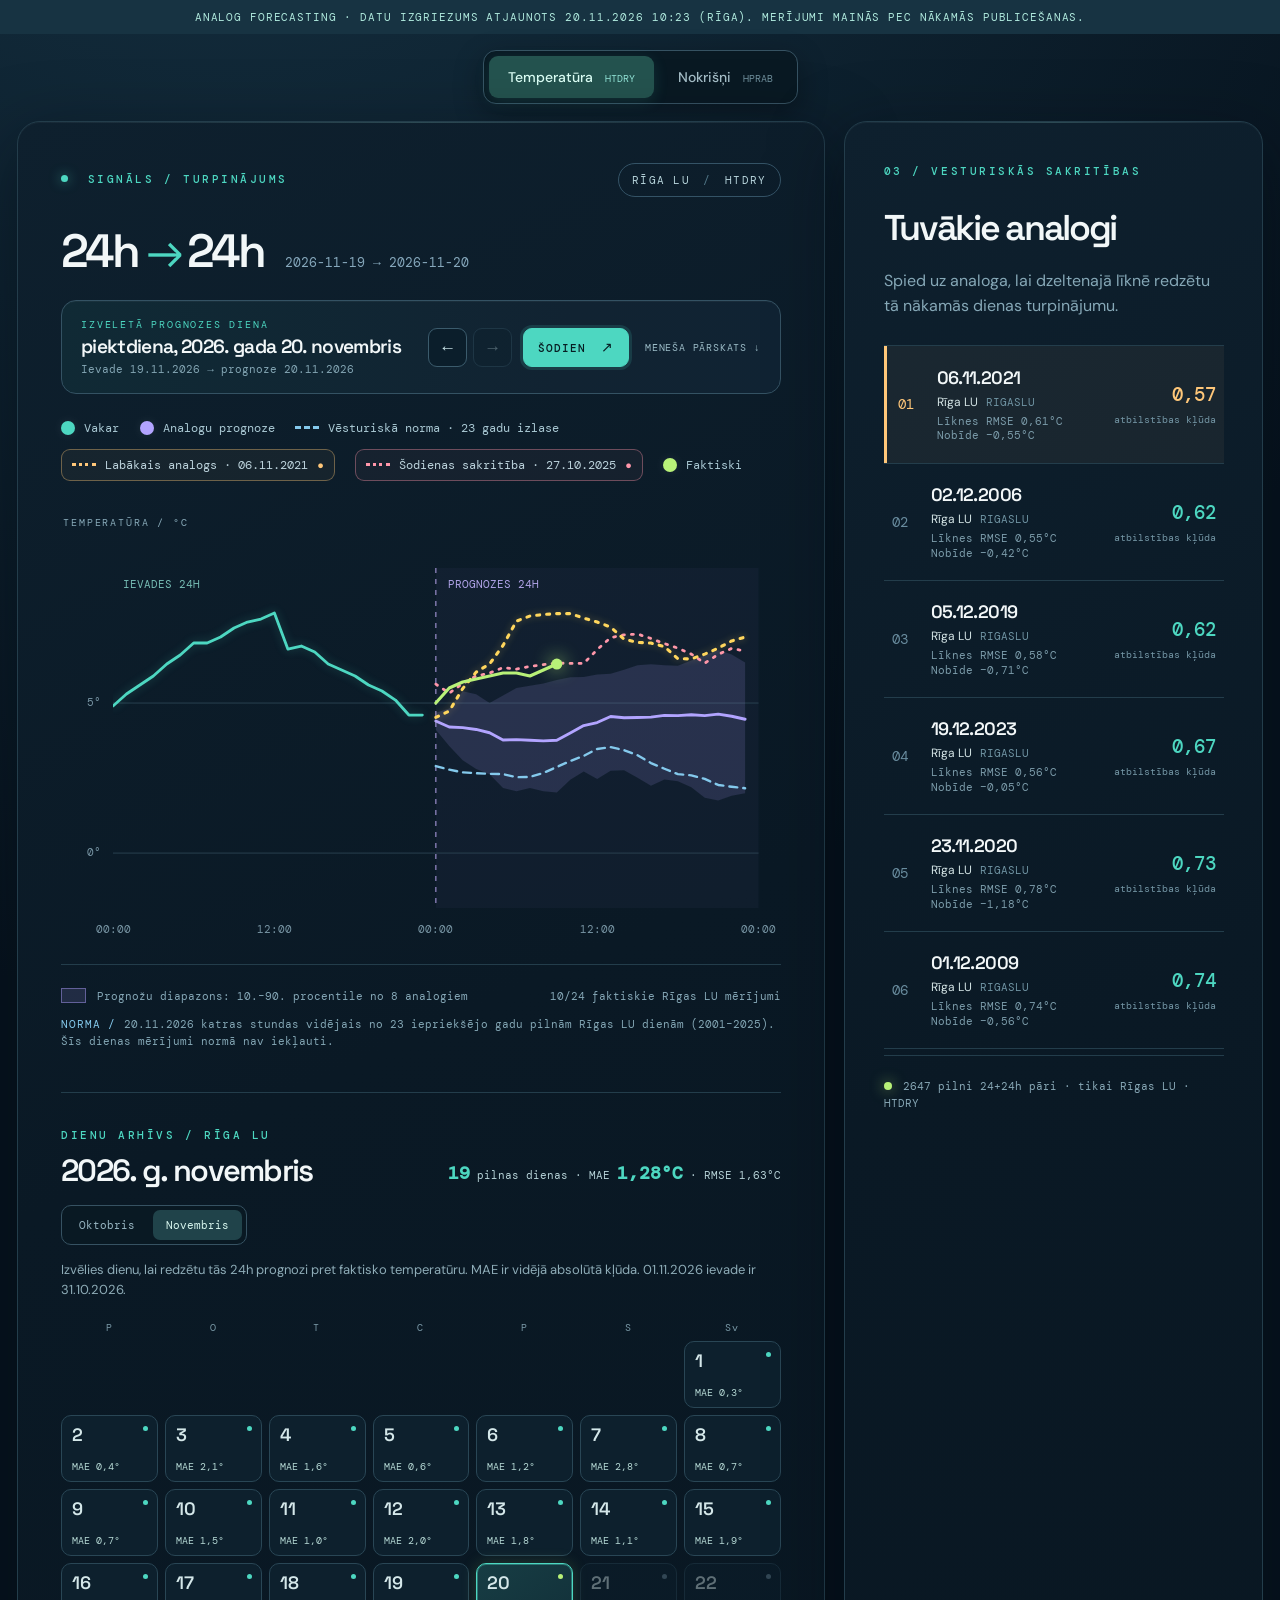
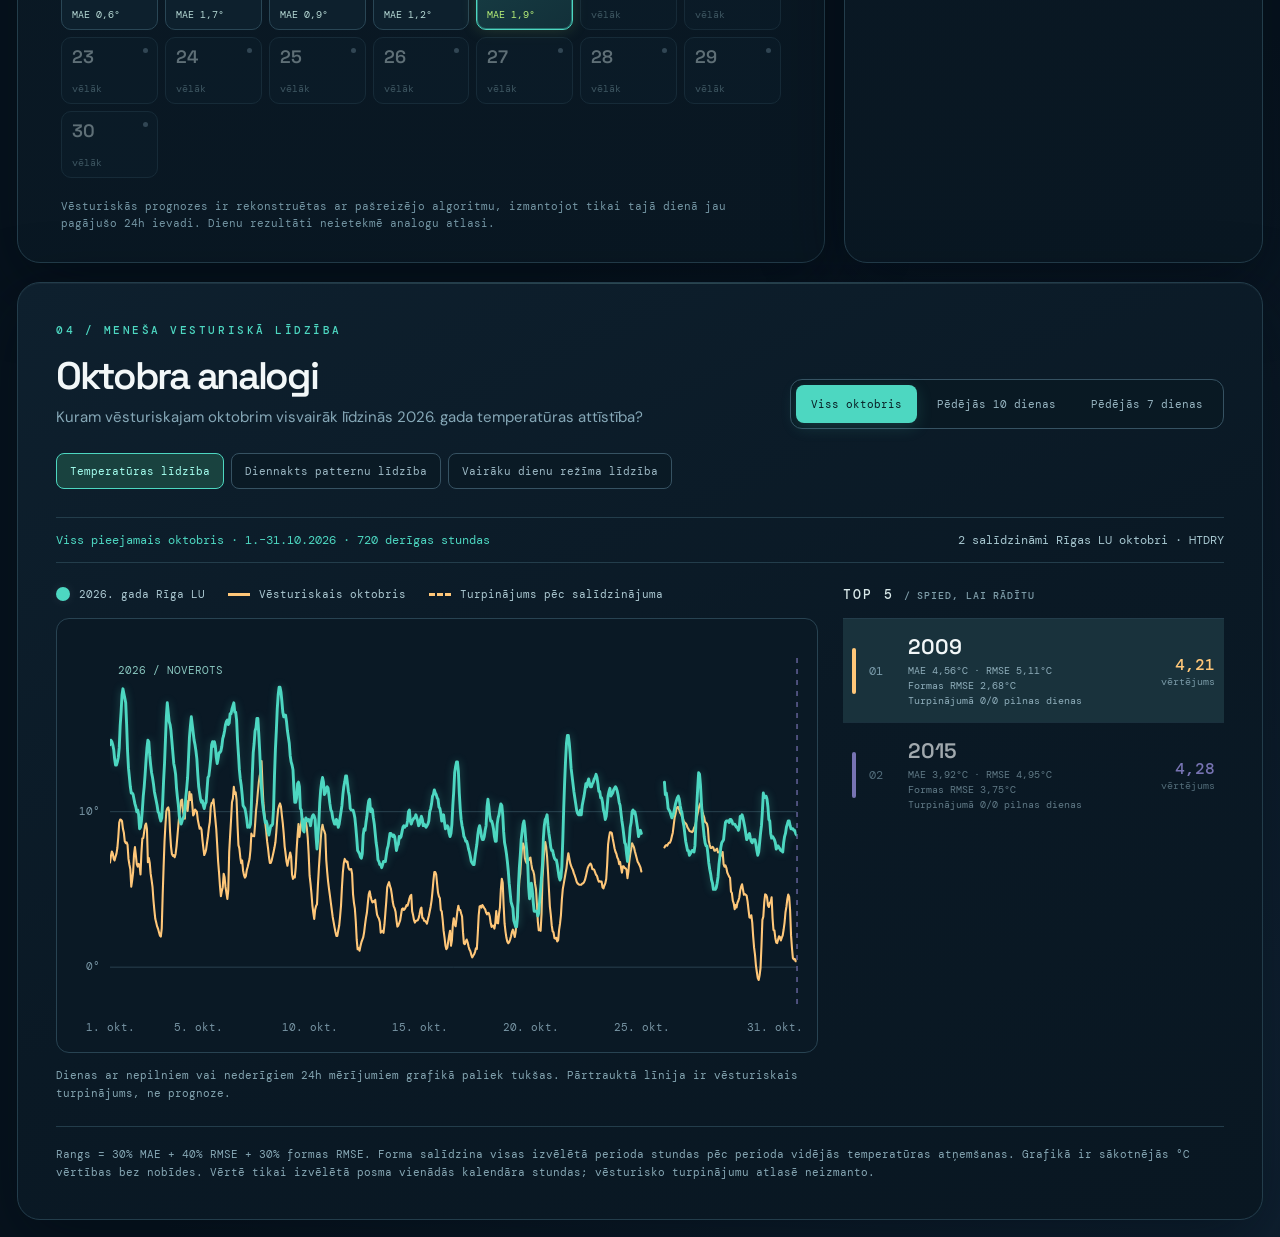
<file: site/index.html>
<!doctype html>
<html lang="lv">
<head>
  <meta charset="utf-8">
  <meta name="viewport" content="width=device-width, initial-scale=1">
  <meta name="theme-color" content="#07131e">
  <link rel="icon" href="data:image/svg+xml,%3Csvg xmlns='http://www.w3.org/2000/svg' viewBox='0 0 64 64'%3E%3Crect width='64' height='64' rx='13' fill='%230d1c29'/%3E%3Cpath d='M11 39l12-15 10 11 9-18 11 8' fill='none' stroke='%234dd7c1' stroke-width='5' stroke-linecap='round' stroke-linejoin='round'/%3E%3C/svg%3E">
  <title>Analog Forecasting | Rīgas LU temperatūras un nokrišņu analogi</title>
  <meta name="description" content="Rīgas LU temperatūras un nokrišņu vēsturiskie analogi.">
  <link rel="stylesheet" href="./style.css">
  <link rel="stylesheet" href="./precip.css">
</head>
<body>
  <script>window.WEATHER_STATIC_SNAPSHOT = true;</script>
  <div class="snapshot-banner">ANALOG FORECASTING · DATU IZGRIEZUMS ATJAUNOTS 20.11.2026 10:23 (RĪGA). MĒRĪJUMI MAINĀS PĒC NĀKAMĀS PUBLICĒŠANAS.</div>
  <nav class="weather-mode" role="group" aria-label="Meteoroloģiskais rādītājs">
    <button type="button" id="modeTemperature" aria-pressed="true">Temperatūra <span>HTDRY</span></button>
    <button type="button" id="modePrecipitation" aria-pressed="false">Nokrišņi <span>HPRAB</span></button>
  </nav>
  <main id="temperatureShell" class="shell" aria-label="Rīgas LU temperatūras analogi">
    <div class="analysis-grid">
      <section class="panel forecast-panel" aria-labelledby="forecast-title">
        <div class="panel-topline"><span class="eyebrow"><span class="live-pip"></span> SIGNĀLS / TURPINĀJUMS</span><span class="source-pill">RĪGA LU <span class="pill-separator">/</span> HTDRY</span></div>
        <div class="chart-title-row"><h1 id="forecast-title">24h <span class="arrow">→</span> 24h</h1><span id="forecastDayLabel" class="date-range">—</span></div>
        <div class="date-navigator" aria-label="Prognozes dienas pārslēgšana">
          <div class="date-readout"><span>IZVĒLĒTĀ PROGNOZES DIENA</span><strong id="selectedDateLabel">Ielādē…</strong><small id="dateContext">24h ievade → nākamās 24h</small></div>
          <div class="date-controls"><button type="button" id="previousDay" aria-label="Iepriekšējā diena">←</button><button type="button" id="nextDay" aria-label="Nākamā diena">→</button><button type="button" id="todayButton" class="today-button">ŠODIEN <span aria-hidden="true">↗</span></button></div>
          <a class="month-jump" href="#monthReview">MĒNEŠA PĀRSKATS ↓</a>
        </div>
        <div class="chart-labels" aria-label="Grafika līkņu skaidrojums">
          <span><i class="swatch teal"></i><span id="inputLegendLabel">Rīga LU ievade</span></span>
          <span><i class="swatch violet"></i>Analogu prognoze</span>
          <span id="normalLegend" hidden><i class="swatch normal"></i><span id="normalLabel">Vēsturiskā norma</span></span>
          <button type="button" id="toggleSelectedAnalog" class="legend-toggle analog-toggle" aria-pressed="true" hidden title="Rādīt vai paslēpt izvēlētā analoga turpinājumu"><i class="swatch best"></i><span id="bestAnalogueLabel">Izvēlētais analogs</span><span class="toggle-indicator" aria-hidden="true">●</span></button>
          <button type="button" id="toggleTodayMatch" class="legend-toggle" aria-pressed="true" hidden title="Rādīt vai paslēpt pēc fakta atrasto šodienas sakritību"><i class="swatch today-match"></i><span id="observedMatchLabel">Šodienas sakritība</span><span class="toggle-indicator" aria-hidden="true">●</span></button>
          <span><i class="swatch lime"></i>Faktiski</span>
        </div>
        <div class="chart-frame forecast-frame"><div class="axis-label">TEMPERATŪRA / °C</div><canvas id="forecastChart" aria-label="Vakardienas temperatūra, prognoze, analogi un faktiskie mērījumi"></canvas><div class="chart-tooltip" id="forecastTooltip"></div></div>
        <div class="forecast-chart-footer"><div><span class="shade-key"></span><span>Prognožu diapazons: 10.–90. procentile no 8 analogiem</span></div><div id="actualStatus">Gaida mērījumus</div></div>
        <p id="normalContext" class="normal-context" hidden></p>
        <section id="monthReview" class="month-review" aria-labelledby="monthTitle">
          <div class="month-review-heading"><div><span class="eyebrow">DIENU ARHĪVS / RĪGA LU</span><h2 id="monthTitle">Ielādē…</h2></div><div id="monthSummary" class="month-summary">Aprēķina mēneša pārskatu…</div></div>
          <div class="month-tabs" role="group" aria-label="Dienu arhīva mēnesis"><button type="button" data-review-month="2026-10" aria-pressed="false">Oktobris</button><button type="button" data-review-month="2026-11" aria-pressed="false">Novembris</button></div>
          <p id="monthIntro" class="month-intro">Izvēlies dienu, lai redzētu tās 24h prognozi pret faktisko temperatūru. MAE ir vidējā absolūtā kļūda.</p>
          <div class="month-weekdays" aria-hidden="true"><span>P</span><span>O</span><span>T</span><span>C</span><span>P</span><span>S</span><span>Sv</span></div>
          <div id="monthGrid" class="month-grid" role="group" aria-label="Mēneša dienas"><div class="month-loading">Ielādē dienas…</div></div>
          <p class="month-footnote">Vēsturiskās prognozes ir rekonstruētas ar pašreizējo algoritmu, izmantojot tikai tajā dienā jau pagājušo 24h ievadi. Dienu rezultāti neietekmē analogu atlasi.</p>
        </section>
      </section>
      <aside class="panel matches-panel" aria-labelledby="matches-title">
        <div class="matches-title"><p class="eyebrow">03 / VĒSTURISKĀS SAKRITĪBAS</p><h2 id="matches-title">Tuvākie analogi</h2><p>Spied uz analoga, lai dzeltenajā līknē redzētu tā nākamās dienas turpinājumu.</p></div>
        <div id="matches" class="matches-list"><div class="loading">Meklējam pilnās HTDRY dienas…</div></div>
        <div class="matches-bottom"><span class="mini-dot"></span><span id="candidateSources">Ievade un analogi tikai no Rīgas LU · HTDRY</span></div>
      </aside>
    </div>
    <section class="panel october-panel" aria-labelledby="octoberTitle">
      <div class="october-heading">
        <div>
          <p class="eyebrow">04 / MĒNEŠA VĒSTURISKĀ LĪDZĪBA</p>
          <h2 id="octoberTitle">Oktobra analogi</h2>
          <p>Kuram vēsturiskajam oktobrim visvairāk līdzinās 2026. gada temperatūras attīstība?</p>
        </div>
        <div class="october-periods" role="group" aria-label="Oktobra salīdzināšanas periods">
          <button type="button" data-october-period="all" aria-pressed="true">Viss oktobris</button>
          <button type="button" data-october-period="10" aria-pressed="false">Pēdējās 10 dienas</button>
          <button type="button" data-october-period="7" aria-pressed="false">Pēdējās 7 dienas</button>
        </div>
      </div>
      <div class="october-methods" role="group" aria-label="Oktobru līdzības vērtēšanas metode">
        <button type="button" data-october-method="temperature" aria-pressed="true">Temperatūras līdzība</button>
        <button type="button" data-october-method="profile" aria-pressed="false">Diennakts patternu līdzība</button>
        <button type="button" data-october-method="regime" aria-pressed="false">Vairāku dienu režīma līdzība</button>
      </div>
      <div class="october-info"><span id="octoberWindow">Ielādē oktobra salīdzinājumu…</span><span id="octoberCandidateCount"></span></div>
      <div class="october-layout">
        <div class="october-plot">
          <div class="october-legend"><span><i class="swatch teal"></i>2026. gada Rīga LU</span><span><i class="october-line-key"></i>Vēsturiskais oktobris</span><span><i class="october-line-key dashed"></i>Turpinājums pēc salīdzinājuma</span></div>
          <div class="october-chart-frame"><canvas id="octoberChart" aria-label="2026. gada oktobra temperatūra un izvēlēto vēsturisko oktobru līknes"></canvas><div class="chart-tooltip" id="octoberTooltip"></div></div>
          <p class="october-chart-note">Dienas ar nepilniem vai nederīgiem 24h mērījumiem grafikā paliek tukšas. Pārtrauktā līnija ir vēsturiskais turpinājums, ne prognoze.</p>
        </div>
        <aside class="october-results" aria-label="Pieci līdzīgākie vēsturiskie oktobri">
          <h3>TOP 5 <span>/ SPIED, LAI RĀDĪTU</span></h3>
          <div id="octoberMatches" class="october-matches"><p class="loading">Meklējam vēsturiskos oktobrus…</p></div>
        </aside>
      </div>
      <p class="october-method" id="octoberMethodExplanation">Rangs = 30% MAE + 40% RMSE + 30% formas RMSE. Forma salīdzina stundu līknes pēc katra perioda vidējās temperatūras atņemšanas. Vēsturiskās līknes rāda sākotnējās °C vērtības bez nobīdes. Vērtē tikai vienādas kalendāra stundas izvēlētajā posmā; turpmākās dienas atlasē nepiedalās.</p>
    </section>
  </main>
  <main id="precipitationShell" class="shell precip-shell" aria-label="Rīgas LU nokrišņu analogi" hidden>
    <section class="panel precip-head">
      <div><p class="eyebrow"><span class="live-pip"></span> RĪGA LU / CLIDATA HPRAB</p><h1>Nokrišņu analogi</h1><p>Stundas nokrišņu summa milimetros. Tikai pilnas Rīgas LU 24h dienas, bez iztrūkumu aizpildīšanas.</p></div>
      <span class="source-pill">RIGASLU <span class="pill-separator">/</span> HPRAB</span>
    </section>
    <section class="panel precip-forecast-panel" aria-labelledby="precipForecastTitle">
      <div class="precip-section-heading"><div><p class="eyebrow">01 / EKSPERIMENTĀLA PROGNOZE</p><h2 id="precipForecastTitle">24h <span class="arrow">→</span> 24h</h2><p>Vēsturisko nokrišņu dienu turpinājumi. Scenāriju diapazons ir analogu izkliede, ne kalibrēts ticamības intervāls.</p></div><div class="precip-date-control"><label for="precipDate">PROGNOZES DIENA</label><input id="precipDate" type="date"><button type="button" id="precipToday">ŠODIEN ↗</button></div></div>
      <div class="precip-kpis"><div><span>ANALOGU VĒRTĒJUMS ≥1 mm</span><strong id="precipChance">—</strong></div><div><span>SAGAIDĀMĀ SUMMA</span><strong id="precipExpected">—</strong></div><div><span>SCENĀRIJI / 10.–90. PROCENTILE</span><strong id="precipScenarios">—</strong></div></div>
      <div class="precip-chart-title"><span>STUNDAS SUMMA / mm</span><span>Stabiņi: analogi un faktiskie · līnija: slapjo analogu svaru daļa</span></div>
      <div class="precip-canvas-wrap"><canvas id="precipForecastChart" aria-label="24 stundu nokrišņu scenārijs, slapjo analogu daļa un faktiskie mērījumi"></canvas></div>
      <div class="precip-legend"><span><i class="precip-key violet"></i>Analogu vidējais</span><span><i class="precip-key lime"></i>Faktiski</span><span><i class="precip-key teal line"></i>Slapjo analogu daļa</span></div>
      <p id="precipForecastStatus" class="october-chart-note">Ielādē nokrišņu prognozi…</p>
      <details class="precip-forecast-details"><summary>8 izmantotie vēsturiskie analogi</summary><div id="precipForecastMatches"></div></details>
    </section>
    <section class="panel precip-october-panel" aria-labelledby="precipOctoberTitle">
      <div class="precip-section-heading"><div><p class="eyebrow">02 / VĒSTURISKAIS OKTOBRIS</p><h2 id="precipOctoberTitle">Oktobra analogi</h2><p>2026. gada nokrišņu daudzums un ritms pret iepriekšējiem Rīgas LU oktobriem.</p></div><div class="october-periods" role="group" aria-label="Nokrišņu salīdzināšanas periods"><button type="button" data-precip-period="all" aria-pressed="true">Viss oktobris</button><button type="button" data-precip-period="10" aria-pressed="false">Pēdējās 10 dienas</button><button type="button" data-precip-period="7" aria-pressed="false">Pēdējās 7 dienas</button></div></div>
      <div class="october-methods" role="group" aria-label="Nokrišņu līdzības metode"><button type="button" data-precip-method="amount" aria-pressed="true">Nokrišņu daudzums</button><button type="button" data-precip-method="episodes" aria-pressed="false">Nokrišņu epizodes</button><button type="button" data-precip-method="rhythm" aria-pressed="false">Sausuma / nokrišņu ritms</button></div>
      <div class="october-info"><span id="precipWindow">Ielādē oktobra datus…</span><span id="precipCandidates"></span></div>
      <div class="precip-october-grid"><div class="precip-plots"><div class="precip-plot-card"><h3>Diennakts nokrišņu summa <small>mm / dienā</small></h3><div class="precip-canvas-wrap"><canvas id="precipDailyChart" aria-label="Oktobra diennakts nokrišņu stabiņi"></canvas></div></div><div class="precip-plot-card"><h3>Mēneša kumulatīvie nokrišņi <small>mm</small></h3><div class="precip-canvas-wrap"><canvas id="precipCumulativeChart" aria-label="2026. un vēsturiskā oktobra uzkrāto nokrišņu līknes"></canvas></div></div><div class="precip-plot-card"><div class="precip-hour-head"><h3>Stundas intensitāte <small>mm / stundā</small></h3><label>Datums <select id="precipHourDay"></select></label></div><div class="precip-canvas-wrap"><canvas id="precipHourlyChart" aria-label="Izvēlētās oktobra dienas nokrišņi pa stundām"></canvas></div></div><p class="october-chart-note">Iekrāsotā zona ir pēc salīdzinājuma robežas. Turpinājuma stabiņi un līkne ir vēsturiski novērojumi; tie nepiedalās rangā.</p></div><aside class="october-results"><h3>TOP 5 <span>/ IZVĒLIES GADU GRAFIKIEM</span></h3><div id="precipMatches" class="october-matches"></div></aside></div>
      <p id="precipMethodExplanation" class="october-method"></p>
    </section>
  </main>
  <script type="module" src="./app.js"></script>
  <script type="module" src="./precip.js"></script>
</body>
</html>
</file>
<file: site/style.css>
@import url('https://fonts.googleapis.com/css2?family=DM+Mono:wght@400;500&family=DM+Sans:wght@400;500;600;700&family=Space+Grotesk:wght@400;500;600;700&display=swap');
:root{color-scheme:dark;--bg:#07131e;--panel:#0c1b28;--line:#233d4b;--text:#f2f7f8;--muted:#86a8b7;--teal:#4dd7c1;--lime:#b8f178;--violet:#b2a4ff;--amber:#ffc779;--coral:#ff96aa;--mono:'DM Mono',Consolas,monospace;--display:'Space Grotesk',Arial,sans-serif;--sans:'DM Sans',Arial,sans-serif}
*{box-sizing:border-box}html{min-height:100%}body{margin:0;min-height:100vh;background:radial-gradient(circle at 18% -12%,#153142 0,transparent 40%),radial-gradient(circle at 95% 95%,#102233 0,transparent 36%),var(--bg);color:var(--text);font-family:var(--sans)}
.shell{width:min(100%,1900px);margin:0 auto;padding:clamp(12px,1.3vw,28px);min-height:100vh;display:flex;align-items:stretch}.analysis-grid{display:grid;width:100%;grid-template-columns:minmax(0,1.93fr) minmax(360px,1fr);gap:clamp(12px,1.5vw,28px)}
.panel{min-width:0;position:relative;overflow:hidden;background:linear-gradient(155deg,#0e202e 0%,#0a1925 52%,#091722 100%);border:1px solid var(--line);border-radius:23px;box-shadow:0 22px 70px #020a1280,inset 0 1px #ffffff08}.panel:before{content:'';position:absolute;inset:0 0 auto;height:1px;background:linear-gradient(90deg,transparent,#6baaa944,transparent);pointer-events:none}
.forecast-panel{padding:clamp(28px,3.2vw,64px) clamp(26px,3.4vw,68px) clamp(24px,2.4vw,42px);display:flex;flex-direction:column}.matches-panel{padding:clamp(28px,3.2vw,64px) clamp(28px,3vw,58px) clamp(24px,2.4vw,42px);display:flex;flex-direction:column}
.panel-topline{display:flex;align-items:center;justify-content:space-between;gap:12px;margin-bottom:clamp(24px,2.5vw,46px)}.eyebrow{margin:0;color:var(--teal);font:500 clamp(11px,.83vw,15px) var(--mono);letter-spacing:.23em;line-height:1.5}.live-pip{display:inline-block;width:7px;height:7px;margin:0 10px 1px 0;border-radius:50%;background:var(--teal);box-shadow:0 0 12px #4dd7c199}.source-pill{border:1px solid #345366;border-radius:100px;padding:9px 13px;color:#b8d5dc;font:11px var(--mono);letter-spacing:.12em;white-space:nowrap}.pill-separator{color:#527889;margin:0 5px}
.chart-title-row{display:flex;align-items:baseline;gap:clamp(16px,1.7vw,32px);flex-wrap:wrap}.chart-title-row h1{font:600 clamp(40px,3.65vw,73px)/.98 var(--display);letter-spacing:-.07em;margin:0}.arrow{color:var(--teal);font-weight:400;letter-spacing:-.1em}.date-range{color:#86a8bc;font:clamp(13px,1vw,18px) var(--mono);white-space:nowrap}
.chart-labels{display:flex;align-content:flex-start;align-items:center;flex-wrap:wrap;gap:13px clamp(18px,1.6vw,31px);margin-top:clamp(36px,3vw,62px);min-height:55px}.chart-labels>span{display:inline-flex;align-items:center;color:#aac9d4;font:clamp(12px,.85vw,16px) var(--mono);white-space:nowrap}.swatch{display:inline-block;flex:none;width:14px;height:14px;margin-right:9px;border-radius:50%;box-shadow:0 0 12px #ffffff16}.swatch.teal{background:var(--teal)}.swatch.violet{background:var(--violet)}.swatch.lime{background:var(--lime)}.swatch.best,.swatch.today-match{width:24px;height:0;border-top:3px dotted var(--amber);border-radius:0;box-shadow:none}.swatch.today-match{border-color:var(--coral)}
.chart-labels>[hidden]{display:none}.legend-toggle{display:inline-flex;align-items:center;gap:0;border:1px solid #ff96aa60;border-radius:9px;background:#ff96aa0b;color:#bcd3dc;padding:7px 10px;font:clamp(12px,.85vw,16px) var(--mono);cursor:pointer;transition:opacity .2s,border-color .2s,background .2s}.legend-toggle:hover{border-color:var(--coral);background:#ff96aa1c}.legend-toggle:focus-visible,.match:focus-visible{outline:2px solid var(--amber);outline-offset:2px}.legend-toggle.is-off{opacity:.47}.toggle-indicator{margin-left:9px;color:var(--coral);font-size:11px}.legend-toggle.is-off .toggle-indicator{color:#607888}
.chart-frame{position:relative}.forecast-frame{height:clamp(440px,49vw,710px);margin:clamp(28px,2.7vw,50px) 0 0;flex:1;min-height:440px}.chart-frame canvas{display:block;width:100%;height:100%;cursor:crosshair;touch-action:pan-y}.axis-label{position:absolute;top:0;left:2px;pointer-events:none;color:#88aab9;font:clamp(10px,.8vw,14px) var(--mono);letter-spacing:.18em}.chart-tooltip{display:none;position:absolute;z-index:4;pointer-events:none;min-width:180px;max-width:min(300px,80vw);padding:14px 17px;background:#193140f5;border:1px solid #587f8d;border-radius:12px;box-shadow:0 14px 36px #000a;color:#f0faf9;font:13px/1.7 var(--mono);backdrop-filter:blur(12px)}.chart-tooltip strong{font-size:15px}
.forecast-chart-footer{display:flex;align-items:center;justify-content:space-between;gap:12px 22px;flex-wrap:wrap;border-top:1px solid var(--line);margin-top:8px;padding-top:clamp(18px,1.8vw,31px);color:var(--muted);font:clamp(11px,.79vw,15px) var(--mono);line-height:1.5}.forecast-chart-footer>div{display:flex;align-items:center;gap:11px}.shade-key{display:inline-block;flex:none;width:25px;height:15px;border:1px solid #ab9afa77;background:#ab9afa22}
.matches-title .eyebrow{margin-bottom:clamp(24px,2.3vw,42px)}.matches-title h2{margin:0;color:var(--text);font:600 clamp(32px,2.8vw,54px)/1.08 var(--display);letter-spacing:-.065em}.matches-title>p:last-child{margin:clamp(20px,1.7vw,32px) 0 clamp(26px,2.1vw,41px);color:var(--muted);font-size:clamp(16px,1.18vw,22px);line-height:1.55}.matches-list{flex:1;min-height:0;max-height:710px;overflow-y:auto;scrollbar-width:thin;scrollbar-color:#365465 transparent}.match{display:grid;width:100%;grid-template-columns:clamp(26px,2vw,40px) minmax(0,1fr) auto;align-items:center;gap:clamp(9px,1vw,19px);padding:clamp(17px,1.5vw,27px) 8px;border:0;border-top:1px solid var(--line);background:transparent;color:inherit;text-align:left;cursor:pointer;transition:background .18s,padding .18s,box-shadow .18s}.match:hover{background:#152a38aa;padding-left:14px}.match.selected{background:#ffc7790e;box-shadow:inset 3px 0 var(--amber);padding-left:14px}.match.selected .match-rank,.match.selected .match-score{color:var(--amber)}.match-detail,.match-date,.match-station,.match-meta{display:block;min-width:0}.match-rank{color:#698c9e;font:clamp(14px,.91vw,18px) var(--mono)}.match-date{font:600 clamp(18px,1.3vw,26px) var(--display);letter-spacing:-.035em}.match-station{margin-top:5px;color:#d5e5e6;font:clamp(12px,.85vw,16px) var(--sans)}.match-station span{color:#6f93a2;font:11px var(--mono);margin-left:5px}.match-meta{margin-top:4px;color:#7b9ba9;font:clamp(11px,.75vw,14px) var(--mono)}.match-score{text-align:right;color:var(--teal);font:500 clamp(19px,1.3vw,26px) var(--mono)}.match-score small{display:block;margin-top:6px;color:#7496a5;font:clamp(10px,.7vw,13px) var(--mono);white-space:nowrap}.matches-bottom{border-top:1px solid var(--line);padding-top:clamp(19px,1.7vw,32px);color:#88a8b6;font:clamp(11px,.8vw,15px)/1.5 var(--mono)}.mini-dot{display:inline-block;width:8px;height:8px;margin-right:11px;border-radius:50%;background:var(--lime);box-shadow:0 0 14px #b8f178a3}.loading{padding:26px 0;color:var(--muted);font:14px var(--mono)}.loading.error{color:#ffabb8}
.match-meta>span{display:block;line-height:1.35}
@media(max-width:1250px){.analysis-grid{grid-template-columns:minmax(0,1.55fr) minmax(330px,1fr)}.forecast-panel,.matches-panel{padding:30px}.chart-labels{margin-top:30px}.forecast-frame{min-height:440px}.match-station span{display:block;margin:3px 0 0}}
@media(max-width:900px){.shell{padding:14px}.analysis-grid{grid-template-columns:1fr;gap:14px}.forecast-panel,.matches-panel{padding:30px}.forecast-frame{height:480px;min-height:480px}.matches-list{display:grid;grid-template-columns:repeat(2,minmax(0,1fr));column-gap:26px;max-height:none;overflow:visible}.matches-bottom{margin-top:20px}.match:nth-child(2){border-top:1px solid var(--line)}}
@media(max-width:760px){.matches-list{display:block}.match-station span{display:inline;margin-left:5px}}
@media(max-width:600px){.shell{padding:8px}.forecast-panel,.matches-panel{padding:22px 18px;border-radius:17px}.panel-topline{margin-bottom:24px}.source-pill{font-size:9px;padding:7px 9px}.chart-title-row h1{font-size:39px}.date-range{font-size:12px}.chart-labels{margin-top:26px;gap:10px 14px}.chart-labels>span{font-size:11px}.forecast-frame{height:390px;min-height:390px;margin-top:28px}.matches-list{display:block}.matches-title h2{font-size:33px}.matches-title>p:last-child{font-size:16px}.match{padding:19px 0}.forecast-chart-footer{display:block}.forecast-chart-footer>div+div{margin-top:8px}}

.date-navigator{display:flex;align-items:center;gap:16px;flex-wrap:wrap;margin-top:26px;padding:17px 19px;background:linear-gradient(100deg,#102a35,#112332 70%,#102333);border:1px solid #345263;border-radius:15px;box-shadow:inset 0 1px #ffffff0a}
.date-readout{display:flex;flex-direction:column;gap:4px;flex:1;min-width:170px}.date-readout>span{color:var(--teal);font:10px var(--mono);letter-spacing:.18em}.date-readout strong{font:600 clamp(19px,1.5vw,28px)/1.2 var(--display);letter-spacing:-.035em}.date-readout small{color:#83a5b3;font:11px var(--mono)}
.date-controls{display:flex;align-items:center;gap:6px}.date-controls button{height:39px;min-width:39px;border:1px solid #3b5b6c;border-radius:9px;background:#0b1e2b;color:#c9e4e8;font:500 17px var(--mono);cursor:pointer;transition:background .2s,transform .2s,border-color .2s}.date-controls button:hover:not(:disabled){background:#21404e;border-color:var(--teal);transform:translateY(-2px)}.date-controls button:disabled{opacity:.33;cursor:default}.date-controls .today-button{padding:0 14px;margin-left:5px;color:#071d22;background:var(--teal);border-color:var(--teal);font:500 11px var(--mono);letter-spacing:.09em}.date-controls .today-button:hover{color:#071d22;background:#72e9d4}.date-controls .today-button span{margin-left:7px;font-size:14px}.date-controls .today-button.is-current{box-shadow:0 0 0 3px #4dd7c123}
.month-jump{color:#9cbcc7;font:10px var(--mono);letter-spacing:.08em;text-decoration:none;white-space:nowrap}.month-jump:hover{color:var(--teal)}.date-controls button:focus-visible,.month-jump:focus-visible,.day-tile:focus-visible{outline:2px solid var(--amber);outline-offset:2px}
.date-navigator+.chart-labels{margin-top:clamp(23px,2vw,34px)}
.month-review{margin-top:43px;padding-top:30px;border-top:1px solid var(--line);scroll-margin-top:22px}.month-review-heading{display:flex;align-items:end;justify-content:space-between;gap:12px 20px;flex-wrap:wrap}.month-review-heading h2{font:600 clamp(27px,2.4vw,42px)/1.05 var(--display);letter-spacing:-.055em;margin:11px 0 0}.month-summary{color:#b5d1d6;font:11px/1.5 var(--mono);text-align:right}.month-summary strong{color:var(--teal);font-size:18px}.month-intro{color:#8eacb7;font:13px/1.5 var(--sans);margin:15px 0 22px}.month-weekdays,.month-grid{display:grid;grid-template-columns:repeat(7,minmax(0,1fr));gap:7px}.month-weekdays{margin-bottom:7px;text-align:center;color:#7998a6;font:10px var(--mono);letter-spacing:.15em}.month-grid{min-height:92px}.month-loading{grid-column:1/-1;color:#8eacb7;font:12px var(--mono);padding:20px}
.day-tile{position:relative;display:flex;flex-direction:column;align-items:flex-start;justify-content:space-between;min-width:0;min-height:67px;padding:10px 10px 8px;background:#0d202d;border:1px solid #294655;border-radius:10px;color:#d4e7e9;text-align:left;cursor:pointer;transition:background .18s,border-color .18s,transform .18s,box-shadow .18s}.day-tile:hover:not(:disabled){background:#1a3442;border-color:#70cbbd;transform:translateY(-2px)}.day-tile.selected{border-color:var(--teal);background:linear-gradient(145deg,#173d44,#123039);box-shadow:inset 0 0 0 1px #4dd7c155,0 4px 20px #4dd7c11d}.day-tile.today{box-shadow:inset 0 0 0 1px #b8f17855}.day-tile.selected.today{box-shadow:inset 0 0 0 1px #4dd7c166,0 0 16px #b8f1782b}.day-tile:disabled{cursor:default;opacity:.42}.day-tile.unavailable{opacity:.5}.day-tile .day-number{font:600 18px/1 var(--display)}.day-tile .day-metric{overflow:hidden;max-width:100%;white-space:nowrap;text-overflow:ellipsis;color:#84aab5;font:10px var(--mono)}.day-tile.complete .day-metric{color:#b6d9d5}.day-tile.partial .day-metric{color:var(--lime)}.day-tile:before{content:'';position:absolute;right:9px;top:10px;width:5px;height:5px;border-radius:50%;background:#698798}.day-tile.complete:before{background:var(--teal)}.day-tile.partial:before,.day-tile.today:before{background:var(--lime)}.month-blank{min-height:67px}.month-footnote{margin:20px 0 0;color:#7597a5;font:11px/1.5 var(--mono)}
@media(max-width:1200px){.date-navigator{gap:12px}.month-jump{width:100%}.day-tile{min-height:61px;padding:9px 7px}.day-tile .day-number{font-size:16px}.day-tile .day-metric{font-size:9px}}
@media(max-width:600px){.date-navigator{margin-top:21px;padding:14px}.date-readout{min-width:140px}.date-controls{width:100%}.date-controls .today-button{margin-left:auto}.month-review{margin-top:31px;padding-top:23px}.month-summary{text-align:left}.month-grid,.month-weekdays{gap:4px}.day-tile{min-height:53px;padding:7px 5px;border-radius:7px}.day-tile .day-number{font-size:14px}.day-tile .day-metric{font-size:8px}.month-blank{min-height:53px}}

.swatch.normal{width:24px;height:0;border-top:3px dashed #84c9ec;border-radius:0;box-shadow:none}.normal-context{margin:12px 0 0;color:#83a6b4;font:11px/1.5 var(--mono)}.normal-context:before{content:'NORMA / ';color:#84c9ec;letter-spacing:.08em}.normal-context[hidden]{display:none}
.legend-toggle.analog-toggle{border-color:#ffc77960;background:#ffc7790b}.legend-toggle.analog-toggle:hover{border-color:var(--amber);background:#ffc7791c}.analog-toggle .toggle-indicator{color:var(--amber)}

/* Separate full-width October comparison; the 24h dashboard above remains intact. */
.shell{flex-direction:column;gap:clamp(14px,1.5vw,28px)}
.october-panel{padding:clamp(26px,3vw,54px)}
.october-heading{display:flex;align-items:flex-end;justify-content:space-between;gap:22px;flex-wrap:wrap}
.october-heading h2{font:600 clamp(33px,3vw,54px)/1.05 var(--display);letter-spacing:-.06em;margin:18px 0 11px}
.october-heading p:last-child{color:var(--muted);font:clamp(15px,1.05vw,19px)/1.45 var(--sans);margin:0}
.october-periods{display:flex;gap:5px;flex-wrap:wrap;padding:5px;border:1px solid #365262;border-radius:12px;background:#091923}
.october-periods button{border:0;border-radius:8px;background:transparent;color:#98b6c2;padding:12px 15px;cursor:pointer;font:11px var(--mono);white-space:nowrap;transition:background .2s,color .2s}
.october-periods button:hover{color:var(--text);background:#203746}.october-periods button[aria-pressed="true"]{color:#092026;background:var(--teal);box-shadow:0 4px 16px #4dd7c12b}
.october-periods button:focus-visible,.october-match:focus-visible{outline:2px solid var(--amber);outline-offset:2px}
.october-methods{display:flex;flex-wrap:wrap;gap:7px;margin-top:24px}
.october-methods button{border:1px solid #365262;border-radius:8px;background:#0a1a25;color:#9db9c5;padding:10px 13px;cursor:pointer;font:11px var(--mono);transition:background .2s,border-color .2s,color .2s}
.october-methods button:hover{border-color:var(--teal);color:var(--text)}
.october-methods button[aria-pressed="true"]{border-color:var(--teal);background:#19423f;color:#a5fff0}
.october-methods button:focus-visible{outline:2px solid var(--amber);outline-offset:2px}
.october-info{display:flex;justify-content:space-between;gap:10px 20px;flex-wrap:wrap;margin:28px 0 16px;padding:13px 0;border-top:1px solid var(--line);border-bottom:1px solid var(--line);color:#a6c6cf;font:12px/1.5 var(--mono)}
.october-info span:first-child{color:var(--teal)}
.october-layout{display:grid;grid-template-columns:minmax(0,2fr) minmax(285px,1fr);gap:clamp(18px,2vw,38px)}
.october-plot,.october-results{min-width:0}.october-legend{display:flex;flex-wrap:wrap;gap:10px 23px;margin:8px 0 17px;color:#acc9d2;font:11px var(--mono)}.october-legend span{display:flex;align-items:center;white-space:nowrap}
.october-line-key{display:inline-block;width:22px;height:0;margin-right:9px;border-top:3px solid var(--amber)}.october-line-key.dashed{border-top-style:dashed}
.october-chart-frame{height:clamp(360px,34vw,510px);position:relative;border:1px solid #284352;border-radius:13px;background:#0a1925;overflow:hidden}.october-chart-frame canvas{display:block;width:100%;height:100%;cursor:crosshair}
.october-chart-note{margin:14px 0 0;color:#84a5b1;font:11px/1.6 var(--mono)}
.october-results{padding:7px 0 0}.october-results h3{margin:0 0 15px;font:500 13px var(--mono);letter-spacing:.16em;color:#d9e9e9}.october-results h3 span{font-size:10px;color:#7f9eaa;letter-spacing:.09em}
.october-match{display:grid;grid-template-columns:7px 29px minmax(0,1fr) auto;gap:10px;align-items:center;width:100%;padding:14px 9px;border:0;border-top:1px solid var(--line);background:transparent;color:var(--text);text-align:left;cursor:pointer;transition:background .18s,opacity .18s}.october-match:hover{background:#15303d}.october-match[aria-pressed="true"]{background:#19323c}.october-match[aria-pressed="false"]{opacity:.65}.october-match-bar{height:46px;width:4px;border-radius:4px;background:var(--analog-color)}.october-match-rank{font:12px var(--mono);color:#7899a8}.october-match-year{display:block;font:600 21px var(--display)}.october-match-detail{display:block;margin-top:3px;font:10px/1.5 var(--mono);color:#8eadba}.october-match-score{font:500 16px var(--mono);color:var(--analog-color);text-align:right}.october-match-score small{display:block;font:10px var(--mono);color:#7898a5}
.october-method{margin:23px 0 0;padding-top:18px;border-top:1px solid var(--line);color:#86a7b4;font:11px/1.65 var(--mono)}
.month-tabs{display:flex;gap:5px;width:max-content;max-width:100%;margin-top:18px;padding:4px;border:1px solid #365262;border-radius:10px;background:#091923}
.month-tabs button{border:0;border-radius:7px;background:transparent;color:#98b6c2;padding:8px 13px;cursor:pointer;font:11px var(--mono)}
.month-tabs button[aria-pressed="true"]{background:#20434a;color:#d7f6ee}
.month-tabs button:focus-visible{outline:2px solid var(--amber);outline-offset:2px}
@media(max-width:1100px){.october-layout{grid-template-columns:1fr}.october-matches{display:grid;grid-template-columns:repeat(2,minmax(0,1fr));gap:0 16px}.october-chart-frame{height:430px}}
@media(max-width:650px){.october-panel{padding:22px 18px}.october-periods{width:100%}.october-periods button{flex:1;padding:10px 5px;font-size:10px}.october-matches{display:block}.october-chart-frame{height:360px}.october-info{font-size:10px}.october-heading p:last-child{font-size:14px}}

.snapshot-banner{padding:10px 18px;text-align:center;background:#173342;color:#aee8dc;font:11px 'DM Mono',monospace;letter-spacing:.08em;}
</file>
<file: site/precip.css>
[hidden]{display:none!important}
.weather-mode{width:max-content;max-width:calc(100% - 24px);display:flex;gap:5px;margin:16px auto 0;padding:5px;border:1px solid #365262;border-radius:13px;background:#091923;box-shadow:0 10px 30px #0005}
.weather-mode button{border:0;border-radius:9px;padding:12px 19px;background:transparent;color:#a5bec8;font:500 14px var(--sans);cursor:pointer;transition:background .2s,color .2s}
.weather-mode button span{margin-left:8px;color:#71919e;font:10px var(--mono)}
.weather-mode button[aria-pressed="true"]{background:#24534f;color:#dcfff6;box-shadow:0 4px 15px #4dd7c124}.weather-mode button[aria-pressed="true"] span{color:#93e5d8}
.weather-mode button:hover:not([aria-pressed="true"]){background:#1b3442;color:#e8f5f6}
.weather-mode button:focus-visible,.precip-shell button:focus-visible,.precip-shell input:focus-visible,.precip-shell select:focus-visible{outline:2px solid var(--amber);outline-offset:2px}
.precip-shell{padding-top:14px}.precip-head,.precip-forecast-panel,.precip-october-panel{padding:clamp(24px,3vw,52px)}
.precip-head{display:flex;justify-content:space-between;align-items:center;gap:20px}.precip-head h1{margin:12px 0 8px;font:600 clamp(39px,3.2vw,61px)/1.05 var(--display);letter-spacing:-.06em}.precip-head p:last-child,.precip-section-heading p:last-child{margin:0;color:var(--muted);font:clamp(14px,1vw,18px)/1.5 var(--sans)}
.precip-section-heading{display:flex;justify-content:space-between;align-items:flex-end;flex-wrap:wrap;gap:20px}.precip-section-heading h2{font:600 clamp(31px,2.7vw,48px)/1.1 var(--display);letter-spacing:-.055em;margin:12px 0 9px}
.precip-date-control{display:flex;align-items:center;gap:9px;flex-wrap:wrap}.precip-date-control label{color:#9cb7c3;font:10px var(--mono);letter-spacing:.12em}.precip-date-control input,.precip-hour-head select{border:1px solid #385667;border-radius:8px;background:#0a1b28;color:#edf8f8;padding:10px 12px;font:12px var(--mono);color-scheme:dark}.precip-date-control button{border:1px solid var(--teal);border-radius:8px;background:#214f4b;color:#bbfff0;padding:10px 13px;cursor:pointer;font:11px var(--mono)}
.precip-kpis{display:grid;grid-template-columns:repeat(3,minmax(0,1fr));gap:12px;margin:28px 0}.precip-kpis>div{padding:18px 20px;background:#0c2530;border:1px solid #30505b;border-radius:12px}.precip-kpis span,.precip-kpis strong{display:block}.precip-kpis span{color:#82a7b4;font:10px/1.5 var(--mono);letter-spacing:.08em}.precip-kpis strong{margin-top:8px;color:var(--teal);font:600 clamp(21px,2vw,36px) var(--display)}
.precip-chart-title{display:flex;justify-content:space-between;gap:10px;flex-wrap:wrap;margin:25px 0 11px;color:#8eb0bc;font:11px var(--mono);letter-spacing:.07em}.precip-chart-title span:last-child{letter-spacing:0;color:#789aa8}
.precip-canvas-wrap{height:270px;position:relative;border:1px solid #284352;border-radius:12px;background:#091925;overflow:hidden}.precip-canvas-wrap canvas{display:block;width:100%;height:100%}.precip-forecast-panel>.precip-canvas-wrap{height:360px}
.precip-legend{display:flex;flex-wrap:wrap;gap:12px 23px;margin:16px 0;color:#9db9c5;font:11px var(--mono)}.precip-legend span{display:flex;align-items:center}.precip-key{width:15px;height:11px;display:inline-block;margin-right:8px;border-radius:3px;background:var(--key)}.precip-key.violet{--key:var(--violet)}.precip-key.lime{--key:var(--lime)}.precip-key.teal{--key:var(--teal)}.precip-key.line{height:0;border-top:2px solid var(--key);border-radius:0;background:transparent}
.precip-forecast-details{margin-top:19px;padding:14px 18px;border:1px solid #2e4a58;border-radius:10px;color:#a4c1ca;font:11px/1.6 var(--mono)}.precip-forecast-details summary{cursor:pointer;color:#d2e9e8}.precip-forecast-details ul{list-style:none;padding:0;margin:12px 0 0;display:grid;grid-template-columns:repeat(2,minmax(0,1fr));gap:7px 20px}
.precip-october-panel .october-methods{margin-top:24px}.precip-october-grid{display:grid;grid-template-columns:minmax(0,2fr) minmax(280px,1fr);gap:clamp(17px,2vw,38px)}.precip-plots{min-width:0;display:grid;gap:19px}.precip-plot-card{min-width:0}.precip-plot-card h3{margin:0 0 11px;font:600 18px var(--display)}.precip-plot-card h3 small{margin-left:7px;color:#81a4b2;font:11px var(--mono)}.precip-hour-head{display:flex;align-items:center;justify-content:space-between;gap:10px;flex-wrap:wrap}.precip-hour-head label{color:#90adbb;font:11px var(--mono)}.precip-hour-head select{margin-left:7px}.precip-october-panel .october-match-detail{font-size:11px}.precip-october-panel .october-match-score{font-size:15px}.precip-october-panel .october-match[aria-pressed="true"]{background:#153b40}
@media(max-width:1000px){.precip-october-grid{grid-template-columns:1fr}.precip-october-panel .october-matches{display:grid;grid-template-columns:repeat(2,minmax(0,1fr));gap:0 16px}}
@media(max-width:650px){.weather-mode{margin-top:9px}.weather-mode button{padding:10px 12px;font-size:12px}.weather-mode button span{display:none}.precip-head,.precip-forecast-panel,.precip-october-panel{padding:22px 18px}.precip-head .source-pill{display:none}.precip-kpis{grid-template-columns:1fr;gap:8px;margin:20px 0}.precip-kpis>div{padding:12px 14px}.precip-kpis strong{margin-top:3px}.precip-forecast-panel>.precip-canvas-wrap{height:300px}.precip-canvas-wrap{height:235px}.precip-forecast-details ul{grid-template-columns:1fr}.precip-october-panel .october-matches{display:block}.precip-section-heading>.october-periods{width:100%}.precip-section-heading>.october-periods button{flex:1;padding:10px 5px;font-size:10px}}
</file>
